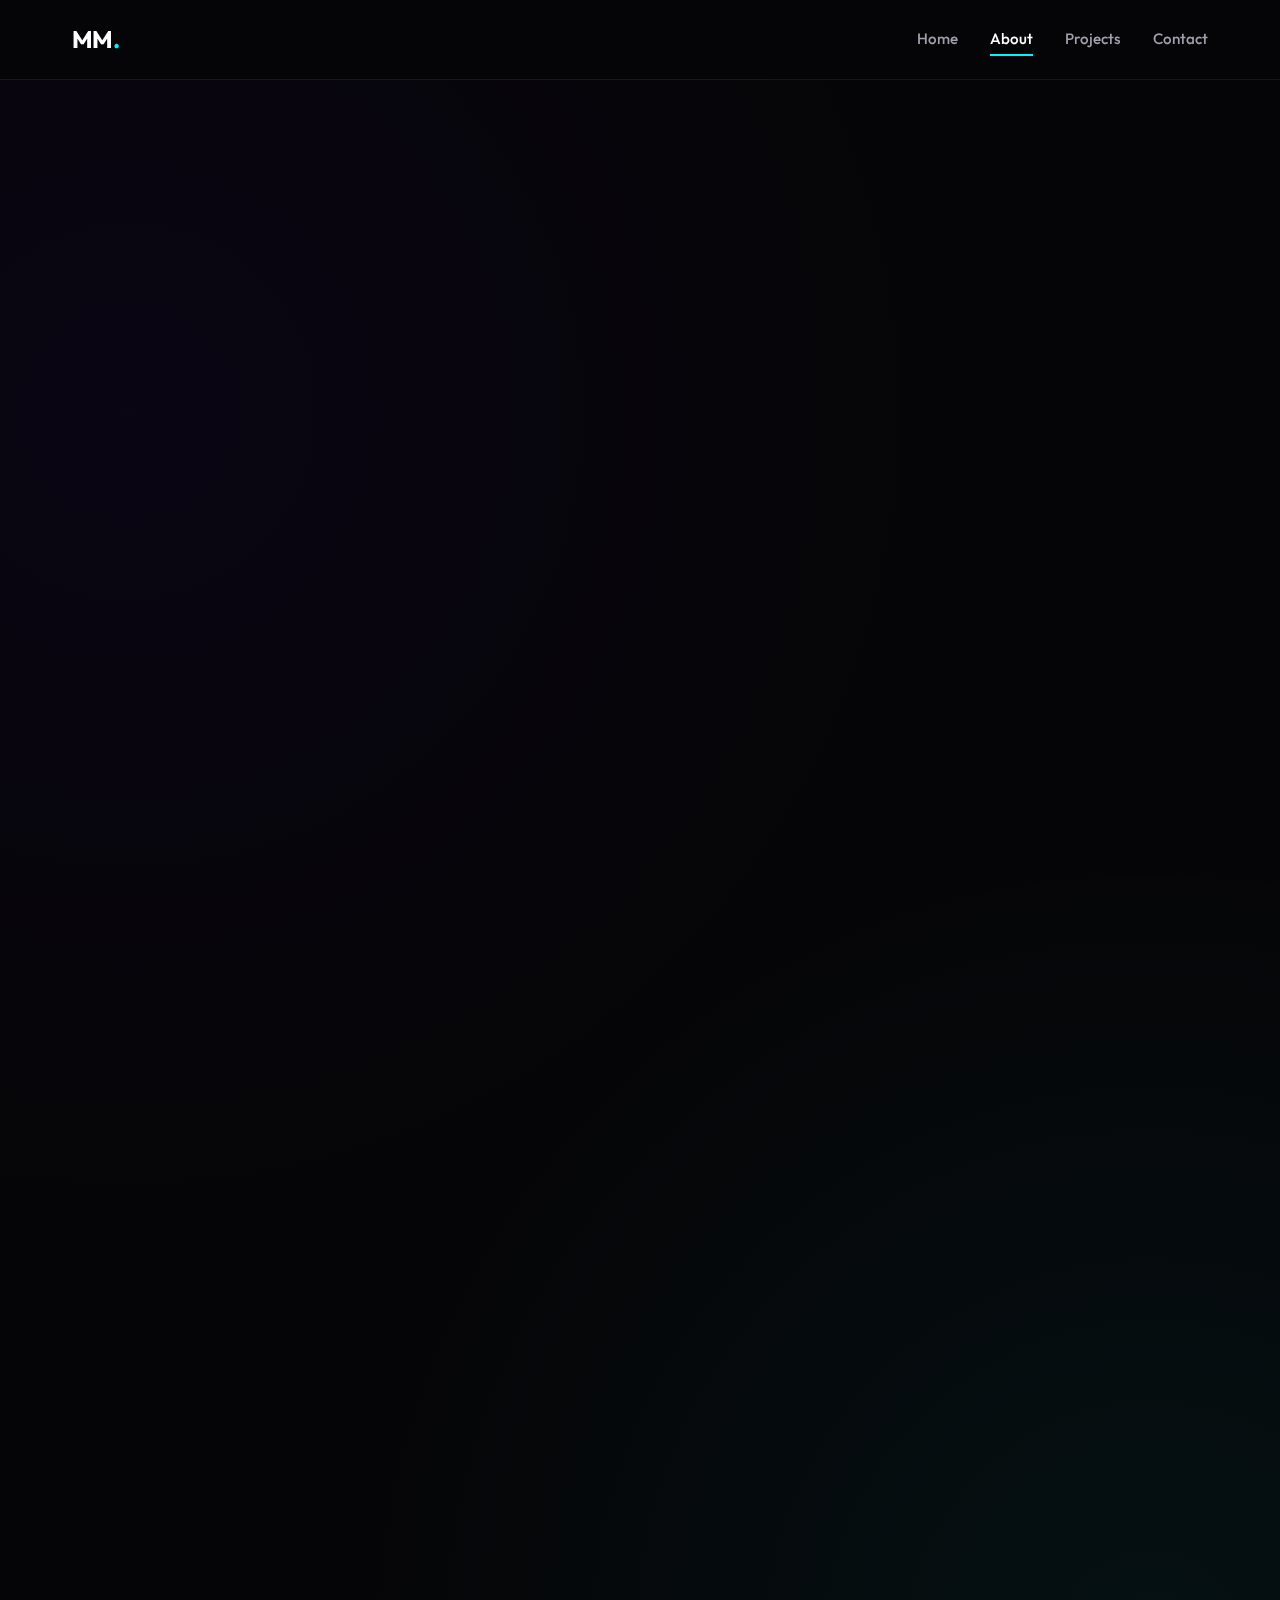
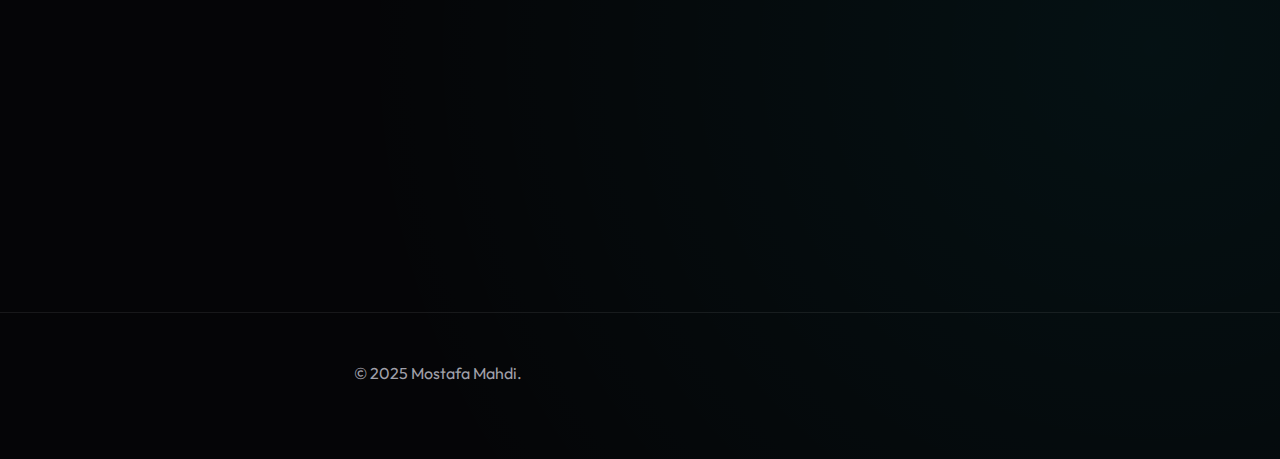
<file: about.html>
<!DOCTYPE html>
<html lang="en">

<head>
    <meta charset="UTF-8">
    <meta name="viewport" content="width=device-width, initial-scale=1.0">
    <title>About | Mostafa Mahdi</title>
    <link rel="stylesheet" href="style.css">
    <link rel="stylesheet" href="https://cdnjs.cloudflare.com/ajax/libs/font-awesome/6.0.0/css/all.min.css">
</head>

<body>
    <header>
        <div class="nav-container">
            <a href="index.html" class="logo">MM<span style="color:var(--primary)">.</span></a>
            <div class="mobile-toggle"><i class="fas fa-bars"></i></div>
            <nav class="nav-links">
                <a href="index.html" class="nav-link">Home</a>
                <a href="about.html" class="nav-link active">About</a>
                <a href="projects.html" class="nav-link">Projects</a>
                <a href="contact.html" class="nav-link">Contact</a>
            </nav>
        </div>
    </header>

    <main>
        <section class="section">
            <div class="container">
                <h1 class="fade-in">About Me</h1>
                <div class="about-grid"
                    style="display: grid; grid-template-columns: 1fr 1fr; gap: 4rem; align-items: start;">
                    <div class="about-text fade-in delay-1">
                        <p style="font-size: 1.1rem; color: var(--text-main);">
                            I am a self-taught security researcher, Senior Web3 developer, and computer science student
                            from Copenhagen, Denmark.
                            I have a strong passion for cybersecurity, software development, and hardware integrations.
                        </p>
                        <p>
                            With a track record of identifying and patching security flaws missed by larger firms, I
                            thrive on bridging technology gaps through innovative approaches.
                            From building MPC wallets to handwritten RSA encryption implementations, I love diving deep
                            into the technical details.
                        </p>

                        <div style="margin-top: 2rem;">
                            <h3 style="color: var(--primary); margin-bottom: 1rem;">Core Skills</h3>
                            <ul style="list-style: none; display: flex; flex-wrap: wrap; gap: 1rem;">
                                <li
                                    style="background: rgba(255,255,255,0.05); padding: 0.5rem 1rem; border-radius: 4px;">
                                    Cybersecurity</li>
                                <li
                                    style="background: rgba(255,255,255,0.05); padding: 0.5rem 1rem; border-radius: 4px;">
                                    Web3 & Blockchain</li>
                                <li
                                    style="background: rgba(255,255,255,0.05); padding: 0.5rem 1rem; border-radius: 4px;">
                                    TypeScript / Node.js</li>
                                <li
                                    style="background: rgba(255,255,255,0.05); padding: 0.5rem 1rem; border-radius: 4px;">
                                    C# & Java</li>
                                <li
                                    style="background: rgba(255,255,255,0.05); padding: 0.5rem 1rem; border-radius: 4px;">
                                    IoT Integration</li>
                            </ul>
                        </div>
                    </div>

                    <div class="about-image fade-in delay-2" style="position: relative;">
                        <div
                            style="width: 100%; height: auto; background: linear-gradient(45deg, #111, #222); border-radius: 20px; border: 1px solid var(--border-color); overflow: hidden; position: relative;">
                            <img src="img/selfie.png" alt="Mostafa Mahdi" style="width: 100%; display: block;">

                            <div
                                style="position: absolute; bottom: 20px; right: 20px; width: 120px; height: 120px; border-radius: 50%; overflow: hidden; border: 3px solid var(--primary); box-shadow: 0 0 20px rgba(0,0,0,0.5);">
                                <video src="img/memoji_face.mp4" autoplay muted loop playsinline
                                    style="width: 100%; height: 100%; object-fit: cover;"></video>
                            </div>
                        </div>
                    </div>
                </div>

                <div class="timeline-section" style="margin-top: 5rem;">
                    <h2 class="fade-in">Experience</h2>

                    <div class="timeline fade-in delay-3"
                        style="border-left: 2px solid var(--border-color); padding-left: 2rem; margin-left: 1rem;">

                        <div class="timeline-item" style="margin-bottom: 3rem; position: relative;">
                            <div
                                style="position: absolute; left: -2.6rem; top: 0; width: 1rem; height: 1rem; background: var(--primary); border-radius: 50%;">
                            </div>
                            <span class="mono">Jun 2024 - Present</span>
                            <h3 style="margin: 0.5rem 0;">Security Lead & Senior Web3 Developer</h3>
                            <p style="color: var(--primary);">XODEX, Dubai / Hybrid</p>
                            <p>Built the first self-custodial MPC wallet for Kaspa. Implemented RAG-based AI models for
                                market sentiment.</p>
                        </div>

                        <div class="timeline-item" style="margin-bottom: 3rem; position: relative;">
                            <div
                                style="position: absolute; left: -2.6rem; top: 0; width: 1rem; height: 1rem; background: var(--bg-card); border: 2px solid var(--text-muted); border-radius: 50%;">
                            </div>
                            <span class="mono">Mar 2024 - May 2024</span>
                            <h3 style="margin: 0.5rem 0;">Information Security Analyst</h3>
                            <p style="color: var(--primary);">Grindery Wallet, Singapore</p>
                            <p>Conducted security audits revealing BGP exploits. Devised reward-system abuse prevention.
                            </p>
                        </div>

                        <div class="timeline-item" style="margin-bottom: 3rem; position: relative;">
                            <div
                                style="position: absolute; left: -2.6rem; top: 0; width: 1rem; height: 1rem; background: var(--bg-card); border: 2px solid var(--text-muted); border-radius: 50%;">
                            </div>
                            <span class="mono">2015 - 2024</span>
                            <h3 style="margin: 0.5rem 0;">Freelance Developer</h3>
                            <p style="color: var(--primary);">Global</p>
                            <p>Specialized in advanced automation, botting infrastructure, and browser automation.</p>
                        </div>
                    </div>
                </div>

                <div class="education-section" style="margin-top: 3rem;">
                    <h2 class="fade-in">Education & Certifications</h2>
                    <div class="grid-2"
                        style="display: grid; grid-template-columns: repeat(auto-fit, minmax(300px, 1fr)); gap: 2rem;">
                        <div class="card fade-in delay-1"
                            style="background: var(--bg-card); padding: 2rem; border-radius: 12px; border: 1px solid var(--border-color);">
                            <h3>MIT xPRO</h3>
                            <p class="mono">Full Stack Development with MERN</p>
                            <p>Expected 2025</p>
                        </div>
                        <div class="card fade-in delay-2"
                            style="background: var(--bg-card); padding: 2rem; border-radius: 12px; border: 1px solid var(--border-color);">
                            <h3>University of Copenhagen</h3>
                            <p class="mono">B.Sc. in Computer Science</p>
                            <p>Focus on algorithms & data structures</p>
                        </div>
                    </div>
                </div>

            </div>
        </section>
    </main>

    <footer>
        <div class="container">
            <p>&copy; 2025 Mostafa Mahdi.</p>
        </div>
    </footer>
    <script src="script.js"></script>
    <style>
        @media(max-width: 768px) {
            .about-grid {
                grid-template-columns: 1fr !important;
            }
        }
    </style>
</body>

</html>
</file>
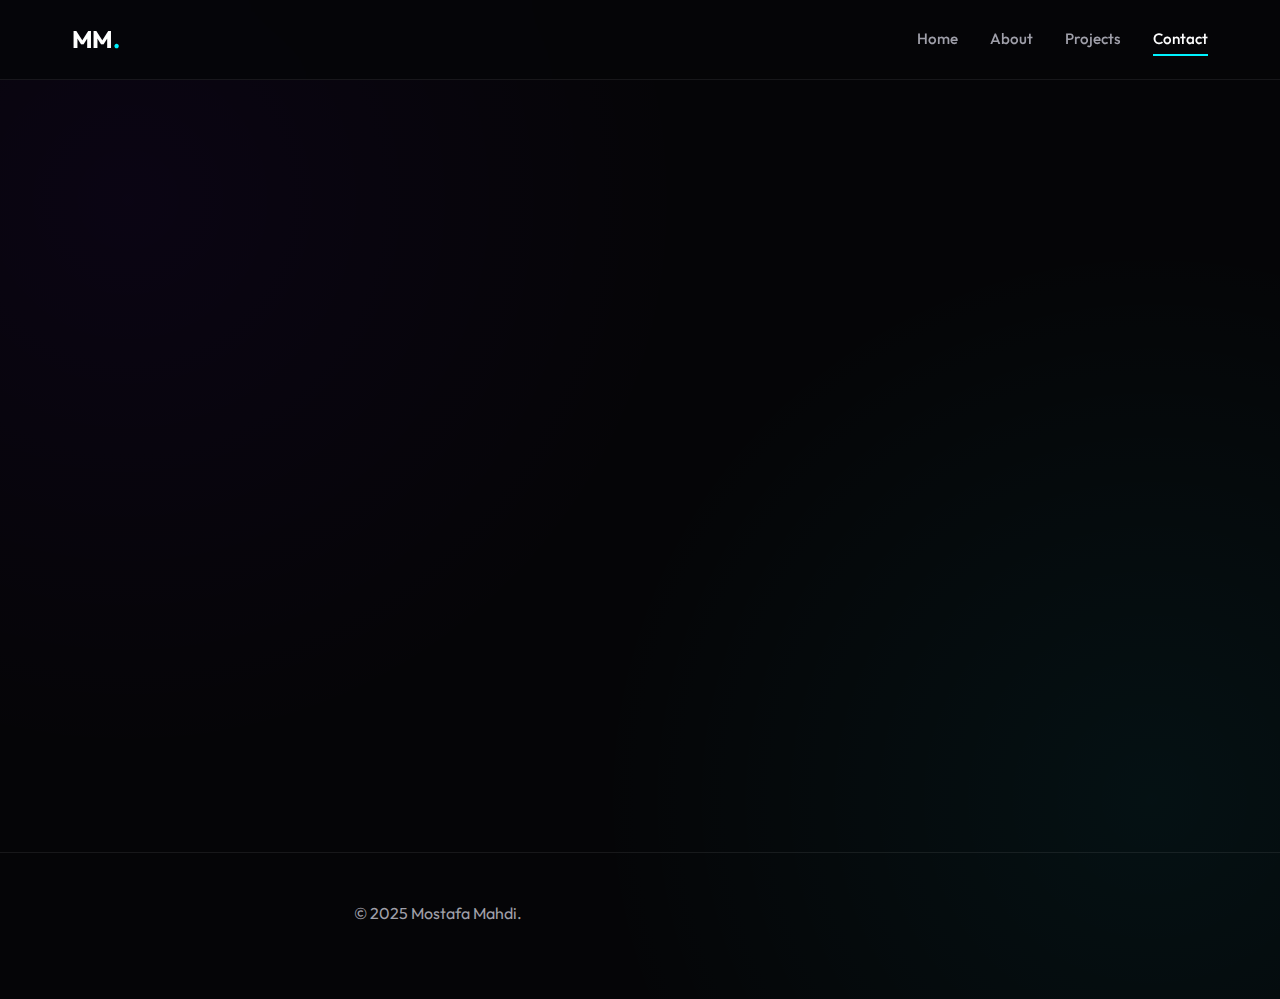
<file: contact.html>
<!DOCTYPE html>
<html lang="en">

<head>
    <meta charset="UTF-8">
    <meta name="viewport" content="width=device-width, initial-scale=1.0">
    <title>Contact | Mostafa Mahdi</title>
    <link rel="stylesheet" href="style.css">
    <link rel="stylesheet" href="https://cdnjs.cloudflare.com/ajax/libs/font-awesome/6.0.0/css/all.min.css">
</head>

<body>
    <header>
        <div class="nav-container">
            <a href="index.html" class="logo">MM<span style="color:var(--primary)">.</span></a>
            <div class="mobile-toggle"><i class="fas fa-bars"></i></div>
            <nav class="nav-links">
                <a href="index.html" class="nav-link">Home</a>
                <a href="about.html" class="nav-link">About</a>
                <a href="projects.html" class="nav-link">Projects</a>
                <a href="contact.html" class="nav-link active">Contact</a>
            </nav>
        </div>
    </header>

    <main>
        <section class="section">
            <div class="container">
                <h1 class="fade-in">Let's Connect</h1>

                <div class="contact-wrapper"
                    style="display: grid; grid-template-columns: 1fr 1fr; gap: 4rem; margin-top: 3rem;">

                    <div class="contact-info fade-in delay-1">
                        <p style="font-size: 1.25rem; color: var(--text-main);">
                            Have a project in mind or just want to brainstorm? I’m open to collaborations, consulting,
                            and long-term partnerships.
                        </p>

                        <div class="contact-methods"
                            style="margin-top: 3rem; display: flex; flex-direction: column; gap: 2rem;">
                            <a href="mailto:me@mostafa.dk" class="contact-item">
                                <div class="icon-box"><i class="fas fa-envelope"></i></div>
                                <div>
                                    <span class="label">Email</span>
                                    <h3 class="value">me@mostafa.dk</h3>
                                </div>
                            </a>

                            <a href="https://www.linkedin.com/in/mostafa-mm/" target="_blank" class="contact-item">
                                <div class="icon-box"><i class="fab fa-linkedin-in"></i></div>
                                <div>
                                    <span class="label">LinkedIn</span>
                                    <h3 class="value">linkedin.com/in/mostafa-mm</h3>
                                </div>
                            </a>
                        </div>
                    </div>

                    <div class="faq-section fade-in delay-2"
                        style="background: var(--bg-card); padding: 2.5rem; border-radius: 16px; border: 1px solid var(--border-color);">
                        <h2 style="font-size: 1.8rem;">FAQ</h2>

                        <div class="faq-item">
                            <h4>Are you open to full-time roles?</h4>
                            <p>Yes, I am currently exploring opportunities where I can leverage my security and Web3
                                expertise.</p>
                        </div>

                        <div class="faq-item">
                            <h4>What is your tech stack?</h4>
                            <p>I focus on TypeScript/Node.js, C#, Python, and Solidity, heavily utilizing cloud
                                infrastructure.</p>
                        </div>

                        <div class="faq-item">
                            <h4>Do you do freelance work?</h4>
                            <p>I occasionally take on high-impact freelance projects involving automation or security
                                auditing.</p>
                        </div>
                    </div>

                </div>
            </div>
        </section>
    </main>

    <footer>
        <div class="container">
            <p>&copy; 2025 Mostafa Mahdi.</p>
        </div>
    </footer>
    <script src="script.js"></script>

    <style>
        @media(max-width: 768px) {
            .contact-wrapper {
                grid-template-columns: 1fr !important;
            }
        }

        .contact-item {
            display: flex;
            align-items: center;
            gap: 1.5rem;
            transition: transform 0.2s;
        }

        .contact-item:hover {
            transform: translateX(10px);
        }

        .icon-box {
            width: 50px;
            height: 50px;
            border-radius: 50%;
            background: var(--bg-card);
            border: 1px solid var(--border-color);
            display: flex;
            align-items: center;
            justify-content: center;
            color: var(--primary);
            font-size: 1.2rem;
            transition: all 0.3s;
        }

        .contact-item:hover .icon-box {
            background: var(--primary);
            color: var(--bg-dark);
            box-shadow: 0 0 20px var(--primary-dim);
        }

        .label {
            display: block;
            font-size: 0.8rem;
            color: var(--text-muted);
            margin-bottom: 0.2rem;
            text-transform: uppercase;
            letter-spacing: 0.05em;
        }

        .value {
            font-size: 1.2rem;
            color: var(--text-main);
            margin: 0;
            font-weight: 500;
        }

        .faq-item {
            margin-bottom: 2rem;
            border-bottom: 1px solid rgba(255, 255, 255, 0.05);
            padding-bottom: 1rem;
        }

        .faq-item:last-child {
            margin-bottom: 0;
            border: none;
        }

        .faq-item h4 {
            color: var(--text-main);
            margin-bottom: 0.5rem;
        }

        .faq-item p {
            font-size: 0.95rem;
            margin-bottom: 0;
        }
    </style>
</body>

</html>
</file>
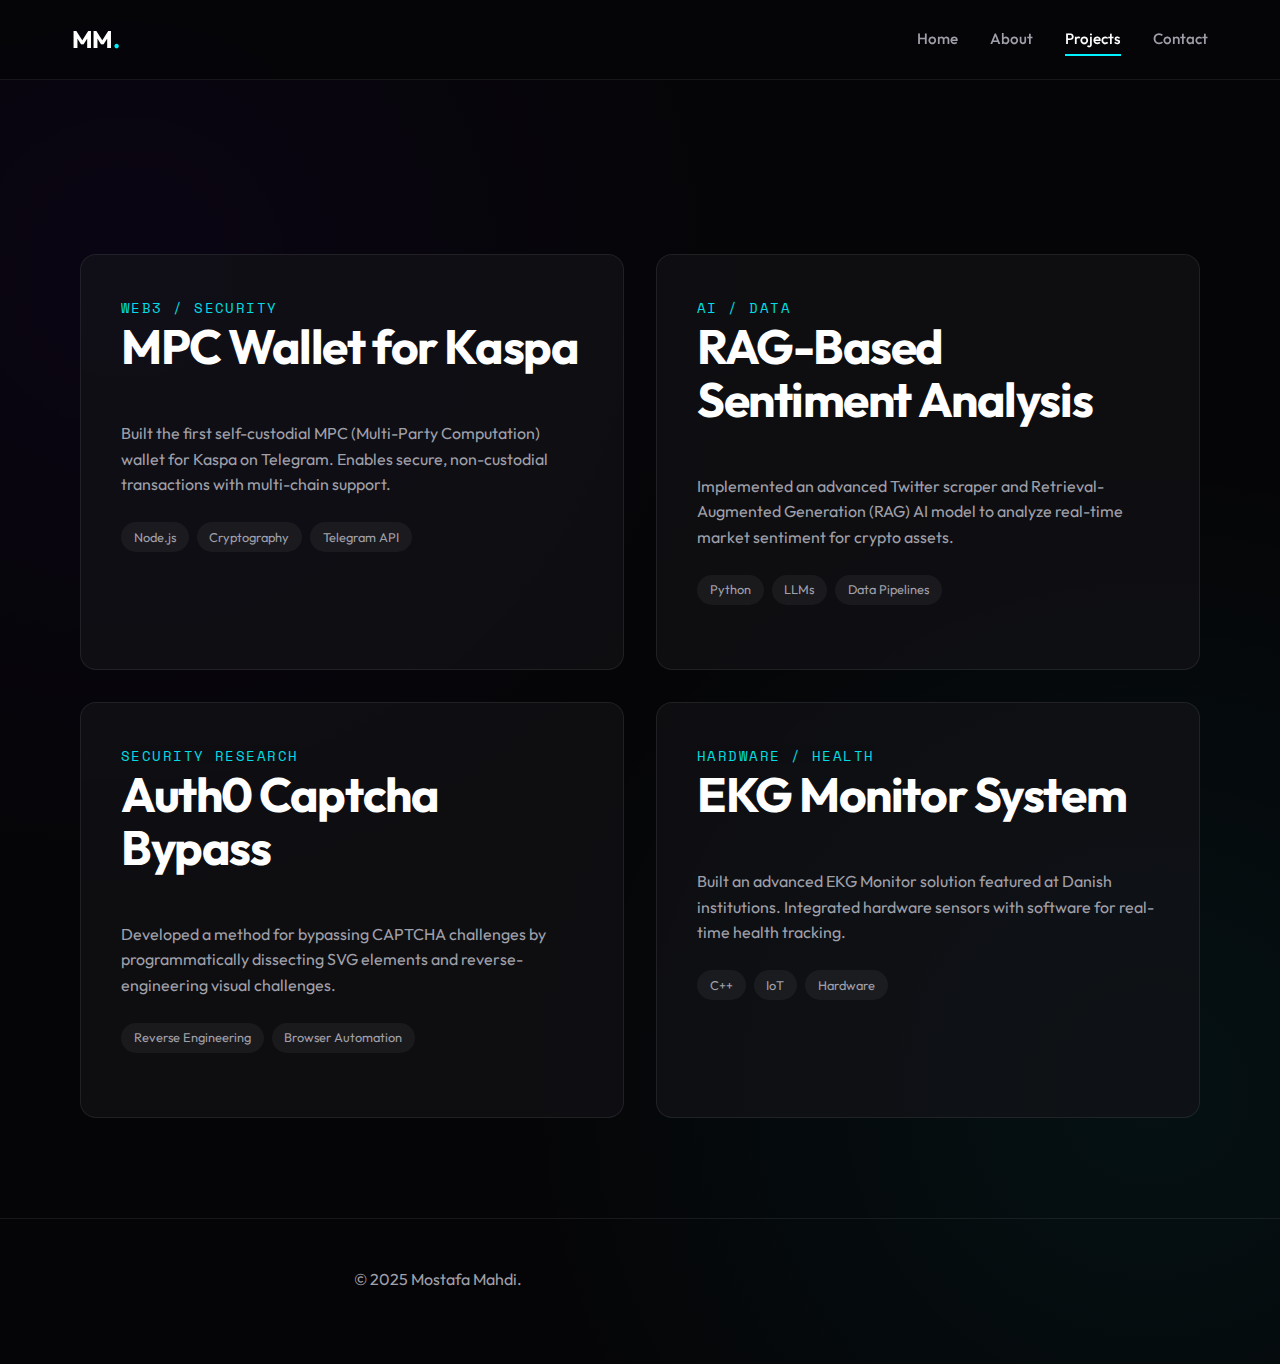
<file: projects.html>
<!DOCTYPE html>
<html lang="en">

<head>
    <meta charset="UTF-8">
    <meta name="viewport" content="width=device-width, initial-scale=1.0">
    <title>Projects | Mostafa Mahdi</title>
    <link rel="stylesheet" href="style.css">
    <link rel="stylesheet" href="https://cdnjs.cloudflare.com/ajax/libs/font-awesome/6.0.0/css/all.min.css">
</head>

<body>
    <header>
        <div class="nav-container">
            <a href="index.html" class="logo">MM<span style="color:var(--primary)">.</span></a>
            <div class="mobile-toggle"><i class="fas fa-bars"></i></div>
            <nav class="nav-links">
                <a href="index.html" class="nav-link">Home</a>
                <a href="about.html" class="nav-link">About</a>
                <a href="projects.html" class="nav-link active">Projects</a>
                <a href="contact.html" class="nav-link">Contact</a>
            </nav>
        </div>
    </header>

    <main>
        <section class="section">
            <div class="container">
                <h1 class="fade-in">Selected Work</h1>

                <div class="projects-grid">

                    <!-- Project 1 -->
                    <div class="project-card reveal">
                        <div class="card-content">
                            <span class="mono">Web3 / Security</span>
                            <h2>MPC Wallet for Kaspa</h2>
                            <p>Built the first self-custodial MPC (Multi-Party Computation) wallet for Kaspa on
                                Telegram. Enables secure, non-custodial transactions with multi-chain support.</p>
                            <div class="tags">
                                <span class="tag">Node.js</span>
                                <span class="tag">Cryptography</span>
                                <span class="tag">Telegram API</span>
                            </div>
                        </div>
                    </div>

                    <!-- Project 2 -->
                    <div class="project-card reveal">
                        <div class="card-content">
                            <span class="mono">AI / Data</span>
                            <h2>RAG-Based Sentiment Analysis</h2>
                            <p>Implemented an advanced Twitter scraper and Retrieval-Augmented Generation (RAG) AI model
                                to analyze real-time market sentiment for crypto assets.</p>
                            <div class="tags">
                                <span class="tag">Python</span>
                                <span class="tag">LLMs</span>
                                <span class="tag">Data Pipelines</span>
                            </div>
                        </div>
                    </div>

                    <!-- Project 3 -->
                    <div class="project-card reveal">
                        <div class="card-content">
                            <span class="mono">Security Research</span>
                            <h2>Auth0 Captcha Bypass</h2>
                            <p>Developed a method for bypassing CAPTCHA challenges by programmatically dissecting SVG
                                elements and reverse-engineering visual challenges.</p>
                            <div class="tags">
                                <span class="tag">Reverse Engineering</span>
                                <span class="tag">Browser Automation</span>
                            </div>
                        </div>
                    </div>

                    <!-- Project 4 -->
                    <div class="project-card reveal">
                        <div class="card-content">
                            <span class="mono">Hardware / Health</span>
                            <h2>EKG Monitor System</h2>
                            <p>Built an advanced EKG Monitor solution featured at Danish institutions. Integrated
                                hardware sensors with software for real-time health tracking.</p>
                            <div class="tags">
                                <span class="tag">C++</span>
                                <span class="tag">IoT</span>
                                <span class="tag">Hardware</span>
                            </div>
                        </div>
                    </div>

                </div>
            </div>
        </section>
    </main>

    <footer>
        <div class="container">
            <p>&copy; 2025 Mostafa Mahdi.</p>
        </div>
    </footer>
    <script src="script.js"></script>

    <style>
        .projects-grid {
            display: grid;
            grid-template-columns: repeat(auto-fit, minmax(400px, 1fr));
            gap: 2rem;
            margin-top: 3rem;
        }

        @media(max-width: 768px) {
            .projects-grid {
                grid-template-columns: 1fr;
            }
        }

        .project-card {
            background: var(--bg-card);
            border: 1px solid var(--border-color);
            border-radius: 16px;
            padding: 2.5rem;
            transition: var(--transition-smooth);
            position: relative;
            overflow: hidden;
            text-align: left;
            /* Force left align */
        }

        .project-card h2 {
            text-align: left;
            /* Override global center */
        }

        .project-card:hover {
            transform: translateY(-5px);
            border-color: var(--primary);
            background: var(--bg-card-hover);
        }

        .project-card::before {
            content: '';
            position: absolute;
            top: 0;
            left: 0;
            width: 100%;
            height: 4px;
            background: var(--accent-gradient);
            opacity: 0;
            transition: opacity 0.3s;
        }

        .project-card:hover::before {
            opacity: 1;
        }

        .tags {
            display: flex;
            gap: 0.5rem;
            flex-wrap: wrap;
            margin: 1.5rem 0;
        }

        .tag {
            font-size: 0.8rem;
            padding: 0.3rem 0.8rem;
            border-radius: 20px;
            background: rgba(255, 255, 255, 0.05);
            color: var(--text-muted);
        }

        .project-card:hover .tag {
            background: rgba(0, 243, 255, 0.1);
            color: var(--primary);
        }

        .btn-link {
            display: inline-flex;
            align-items: center;
            gap: 0.5rem;
            color: var(--text-main);
            font-weight: 500;
        }

        .btn-link:hover {
            color: var(--primary);
        }
    </style>
</body>

</html>
</file>
<file: style.css>
@import url('https://fonts.googleapis.com/css2?family=Outfit:wght@300;400;500;700&family=Space+Mono:wght@400;700&display=swap');

:root {
    /* Color Palette */
    --bg-dark: #050507;
    --bg-card: rgba(20, 20, 25, 0.6);
    --bg-card-hover: rgba(30, 30, 40, 0.8);

    --primary: #00f3ff;
    --primary-dim: rgba(0, 243, 255, 0.1);
    --accent: #7000ff;
    --accent-gradient: linear-gradient(135deg, #00f3ff 0%, #7000ff 100%);

    --text-main: #ffffff;
    --text-muted: #a0a0aa;

    --border-color: rgba(255, 255, 255, 0.08);

    /* Spacing & Layout */
    --container-width: 1200px;
    --header-height: 80px;

    /* Effects */
    --glass-blur: blur(20px);
    --transition-fast: 0.2s cubic-bezier(0.25, 0.46, 0.45, 0.94);
    --transition-smooth: 0.4s cubic-bezier(0.16, 1, 0.3, 1);
}

.hero-bg-glow {
    position: absolute;
    top: 0;
    left: 0;
    width: 100%;
    height: 100%;
    z-index: -1;
    background:
        radial-gradient(circle at 15% 30%, rgba(0, 243, 255, 0.08) 0%, transparent 40%),
        radial-gradient(circle at 85% 60%, rgba(112, 0, 255, 0.08) 0%, transparent 40%);
    pointer-events: none;
}

*,
*::before,
*::after {
    margin: 0;
    padding: 0;
    box-sizing: border-box;
}

html {
    scroll-behavior: smooth;
}

body {
    background-color: var(--bg-dark);
    color: var(--text-main);
    font-family: 'Outfit', sans-serif;
    line-height: 1.6;
    overflow-x: hidden;
    min-height: 100vh;
    background-image:
        radial-gradient(circle at 10% 20%, rgba(112, 0, 255, 0.05) 0%, transparent 40%),
        radial-gradient(circle at 90% 80%, rgba(0, 243, 255, 0.05) 0%, transparent 40%);
}

/* Typography */
h1,
h2,
h3,
h4,
h5,
h6 {
    font-weight: 700;
    line-height: 1.1;
    letter-spacing: -0.03em;
    color: var(--text-main);
}

h1 {
    font-size: clamp(3.5rem, 8vw, 6rem);
    margin-bottom: 2rem;
    font-weight: 800;
}

.text-gradient {
    background: var(--accent-gradient);
    -webkit-background-clip: text;
    background-clip: text;
    -webkit-text-fill-color: transparent;
    display: inline-block;
}

h2 {
    font-size: clamp(2rem, 5vw, 3rem);
    margin-bottom: 3rem;
    text-align: center;
}

.mono {
    font-family: 'Space Mono', monospace;
    font-size: 0.85rem;
    color: var(--primary);
    text-transform: uppercase;
    letter-spacing: 0.15em;
    opacity: 0.9;
}

.mono {
    font-family: 'Space Mono', monospace;
    font-size: 0.9rem;
    color: var(--primary);
    text-transform: uppercase;
    letter-spacing: 0.1em;
}

p {
    color: var(--text-muted);
    margin-bottom: 1.5rem;
    max-width: 65ch;
}

a {
    text-decoration: none;
    color: inherit;
    transition: var(--transition-fast);
}

/* Utilities */
.container {
    width: 90%;
    max-width: var(--container-width);
    margin: 0 auto;
    padding: 0 1rem;
}

.section {
    padding: 100px 0;
    position: relative;
}

/* Hero Section Specifics */
.hero-grid {
    display: grid;
    grid-template-columns: 1fr 1fr;
    gap: 4rem;
    align-items: center;
    min-height: 80vh;
}

.hero-text {
    z-index: 2;
}

.hero-visual {
    position: relative;
    height: 600px;
    width: 130%;
    /* Oversize to break the container bounds slightly */
    right: -15%;
    /* Pull it back to center visually */
    display: flex;
    align-items: center;
    justify-content: center;
}

.visual-glow {
    position: absolute;
    top: 50%;
    left: 50%;
    transform: translate(-50%, -50%);
    width: 80%;
    height: 80%;
    background: radial-gradient(circle, var(--primary-dim) 0%, transparent 70%);
    filter: blur(60px);
    z-index: -1;
}

@media (max-width: 968px) {
    .hero-grid {
        grid-template-columns: 1fr;
        text-align: center;
        gap: 2rem;
    }

    .hero-visual {
        width: 100%;
        height: 400px;
        right: 0;
        margin-top: 2rem;
    }

    .cta-group {
        justify-content: center;
    }
}

.btn {
    display: inline-flex;
    align-items: center;
    justify-content: center;
    padding: 1rem 2rem;
    border-radius: 50px;
    font-weight: 600;
    cursor: pointer;
    transition: var(--transition-smooth);
    position: relative;
    overflow: hidden;
    z-index: 1;
}

.btn-primary {
    background: var(--text-main);
    color: var(--bg-dark);
}

.btn-primary::before {
    content: '';
    position: absolute;
    top: 0;
    left: 0;
    width: 100%;
    height: 100%;
    background: var(--accent-gradient);
    z-index: -1;
    opacity: 0;
    transition: opacity 0.3s ease;
}

.btn-primary:hover {
    color: var(--text-main);
    transform: translateY(-2px);
    box-shadow: 0 10px 30px -10px rgba(112, 0, 255, 0.4);
}

.btn-primary:hover::before {
    opacity: 1;
}

.btn-outline {
    border: 1px solid var(--border-color);
    background: transparent;
    color: var(--text-main);
}

.btn-outline:hover {
    border-color: var(--primary);
    color: var(--primary);
    background: var(--primary-dim);
}

/* Navigation */
header {
    position: fixed;
    top: 0;
    width: 100%;
    height: var(--header-height);
    background: rgba(5, 5, 7, 0.8);
    backdrop-filter: var(--glass-blur);
    display: flex;
    align-items: center;
    z-index: 1000;
    border-bottom: 1px solid var(--border-color);
}

.nav-container {
    display: flex;
    justify-content: space-between;
    align-items: center;
    width: 100%;
    margin: 0 auto;
    padding: 0 2rem;
    max-width: var(--container-width);
}

.logo {
    font-size: 1.5rem;
    font-weight: 700;
    letter-spacing: -0.03em;
}

.nav-links {
    display: flex;
    gap: 2rem;
}

.nav-link {
    font-size: 0.95rem;
    font-weight: 500;
    color: var(--text-muted);
    position: relative;
}

.nav-link:hover,
.nav-link.active {
    color: var(--text-main);
}

.nav-link::after {
    content: '';
    position: absolute;
    bottom: -4px;
    left: 0;
    width: 0%;
    height: 2px;
    background: var(--primary);
    transition: var(--transition-fast);
}

.nav-link:hover::after,
.nav-link.active::after {
    width: 100%;
}

.mobile-toggle {
    display: none;
    font-size: 1.5rem;
    cursor: pointer;
}

/* Animations */
@keyframes fadeInUp {
    from {
        opacity: 0;
        transform: translateY(20px);
    }

    to {
        opacity: 1;
        transform: translateY(0);
    }
}

.fade-in {
    animation: fadeInUp 0.8s ease forwards;
    opacity: 0;
}

.delay-1 {
    animation-delay: 0.1s;
}

.delay-2 {
    animation-delay: 0.2s;
}

.delay-3 {
    animation-delay: 0.3s;
}

/* Mobile Menu */
@media (max-width: 768px) {
    .nav-links {
        position: fixed;
        top: var(--header-height);
        left: 0;
        width: 100%;
        height: calc(100vh - var(--header-height));
        background: var(--bg-dark);
        flex-direction: column;
        justify-content: center;
        align-items: center;
        transform: translateX(100%);
        transition: transform var(--transition-smooth);
    }

    .nav-links.active {
        transform: translateX(0);
    }

    .mobile-toggle {
        display: block;
    }
}

/* Footer */
footer {
    padding: 3rem 0;
    border-top: 1px solid var(--border-color);
    margin-top: auto;
    text-align: center;
    color: var(--text-muted);
}

/* Polished Stats Cards */
/* Minimal Stats */
.stats-grid {
    display: flex;
    justify-content: space-around;
    align-items: center;
    text-align: center;
    padding: 4rem 0;
    border-top: 1px solid var(--border-color);
    border-bottom: 1px solid var(--border-color);
    width: 100%;
    margin-top: 4rem;
}

.stat-item h3 {
    font-size: 3.5rem;
    margin-bottom: 0.5rem;
    letter-spacing: -0.04em;
}

.stat-item p {
    margin: 0;
    font-size: 1rem;
    color: var(--text-muted);
    font-weight: 500;
    letter-spacing: 0.02em;
}

@media (max-width: 768px) {
    .stats-grid {
        flex-direction: column;
        gap: 3rem;
    }
}
</file>
